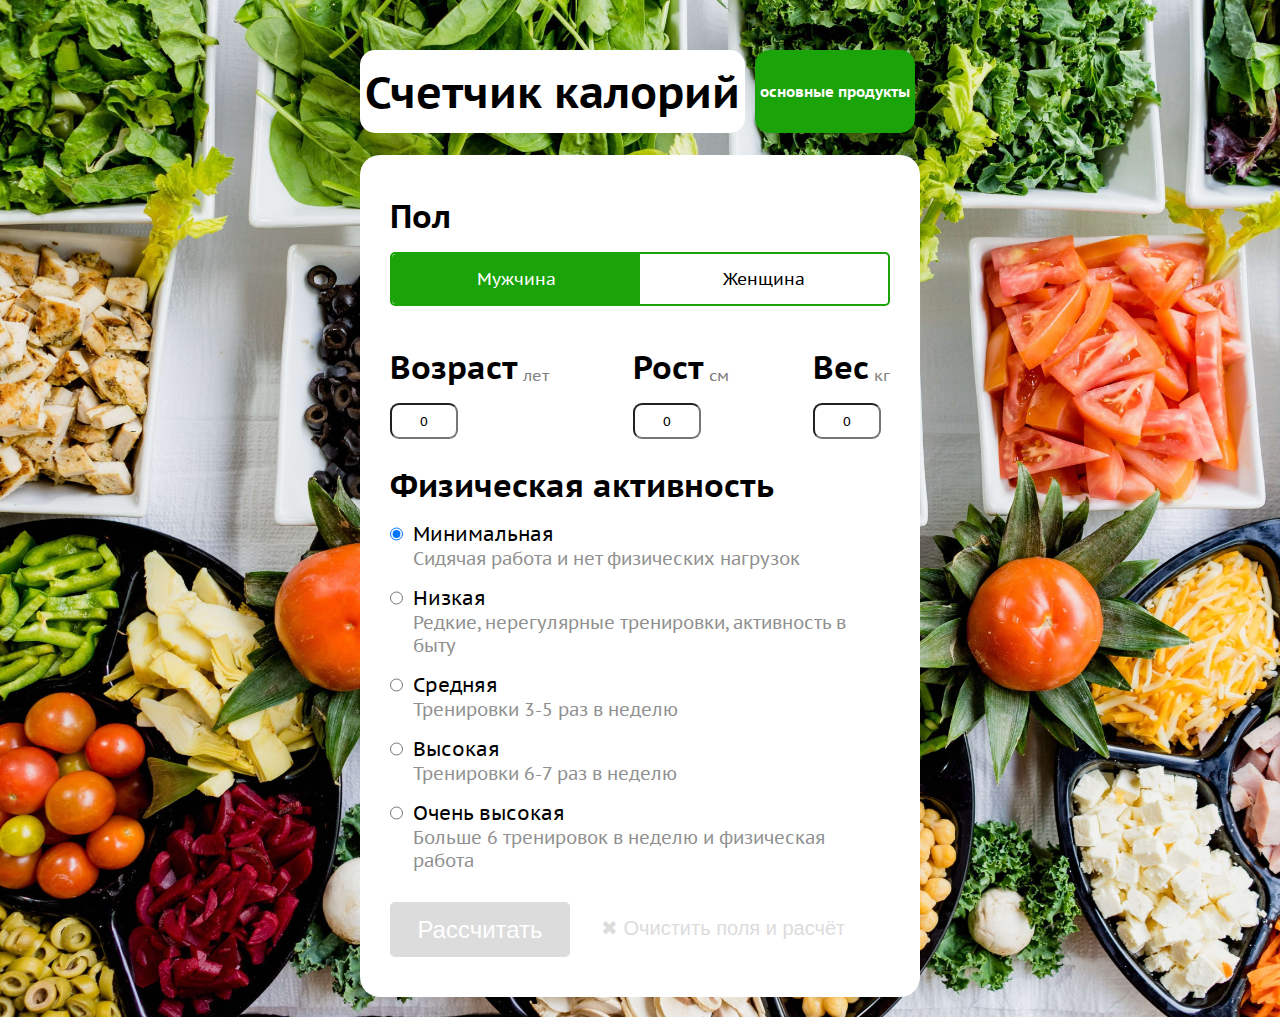
<file: трамваи/index.html>
<!DOCTYPE html>
<html lang="en">
<head>
	<meta charset="UTF-8">
	<meta name="viewport" content="width=device-width, initial-scale=1.0">
	<title>Счетчик калорий</title>
	<link rel="stylesheet" href="style.css">
	<link rel="preconnect" href="https://fonts.googleapis.com">
<link rel="preconnect" href="https://fonts.gstatic.com" crossorigin>
<link href="https://fonts.googleapis.com/css2?family=Heebo:wght@400;500;700&family=PT+Sans+Caption:wght@400;700&display=swap" rel="stylesheet">
</head>
<body>
		<header>
			<div class=" h1cont"><div class="hclass"><h1>Счетчик калорий</h1> <a class="osnpr" href="sec.html">основные продукты

			</a></div></div>
		</header>
		<main>
			<div class="container">
				<div class="content_container">
					<h2 class="gender_title">Пол</h2>
					<div class="gender">
						<label class="gender_male">
							<input type="radio" name="gender" class="gender_choice"value="male" id="male" checked>Мужчина
						</label>
						<label class="gender_female">
							<input type="radio" name="gender" class="gender_choice" id = "female" value="female">Женщина
						</label>
					</div>
					<div class="physical_information">
						<div>
							<div class="age_title">
								<h2>Возраст</h2>
								<p class="unit_of_measure">лет</p>
							</div>
							<input type="text" name="age"  class="input_field" id="age" value="0">
						</div>
						<div>
							<div class="height_title">
								<h2>Рост</h2>
								<p class="unit_of_measure">см</p>
							</div>
							<input type="text" name="height" class="input_field" id = "height"value="0">
						</div>
						<div>
							<div class="weight_title">
								<h2>Вес</h2>
								<p class="unit_of_measure">кг</p>
							</div>
							<input type="text" name="weight"  class="input_field" id="weight" value="0">
						</div>
					</div>
					<div class="physical_activity">
						<h2 class="phys_act_title">Физическая активность</h2>
							<label>
								<div class="activity_type">
									<input type="radio" name="phys_act" checked class="phys_act min_phys_act" value="min">
									<h3 class="activity_type_text">Минимальная</h3>
								</div>
							</label>
							<p class="phys_act_description">Сидячая работа и нет физических нагрузок</p>
							<label>
								<div class="activity_type">
									<input type="radio" name="phys_act" class="phys_act" value="low">
									<h3 class="activity_type_text">Низкая</h3>
								</div>
							</label>
							<p class="phys_act_description">Редкие, нерегулярные тренировки, активность в быту</p>
							<label>
								<div class="activity_type">
									<input type="radio" name="phys_act" class="phys_act" value="average">
									<h3 class="activity_type_text">Средняя</h3>
								</div>
							</label>
							<p class="phys_act_description">Тренировки 3-5 раз в неделю</p>
							<label>
								<div class="activity_type">
									<input type="radio" name="phys_act" class="phys_act" value="high">
									<h3 class="activity_type_text">Высокая</h3>
								</div>
							</label>
							<p class="phys_act_description">Тренировки 6-7 раз в неделю</p>
							<label>
								<div class="activity_type">
									<input type="radio" name="phys_act" class="phys_act" value="very_high">
									<h3 class="activity_type_text">Очень высокая</h3>
								</div>
							</label>
							<p class="phys_act_description">Больше 6 тренировок в неделю и физическая работа</p>
					</div>
					<div class="buttons">
						<button type="submit" class="count_button" >Рассчитать</button>
						<button type="submit" class ="clear_button">✖ Очистить поля и расчёт</button>
					</div>
				</div>
			</div>
		</main>
		<footer class="footer hidden_container">
			<div class="container">
				<div class="content_container">
					<h2 class="result_title">Ваша норма калорий</h2>
					<div class="result">
						<div>
							<p class="result_info maintenance">0 ккал</p>
							<p class="result_info_description">поддержание веса</p>
						</div>
						<div>
							<p class="result_info decline">0 ккал</p>
							<p class="result_info_description">снижение веса</p>
						</div>
						<div>
							<p class="result_info gain">0 ккал</p>
							<p class="result_info_description">набор веса</p>
						</div>
					</div>
				</div>
			</div>
		</footer>

		<script src="script.js"></script>
</body>
</html>
</file>
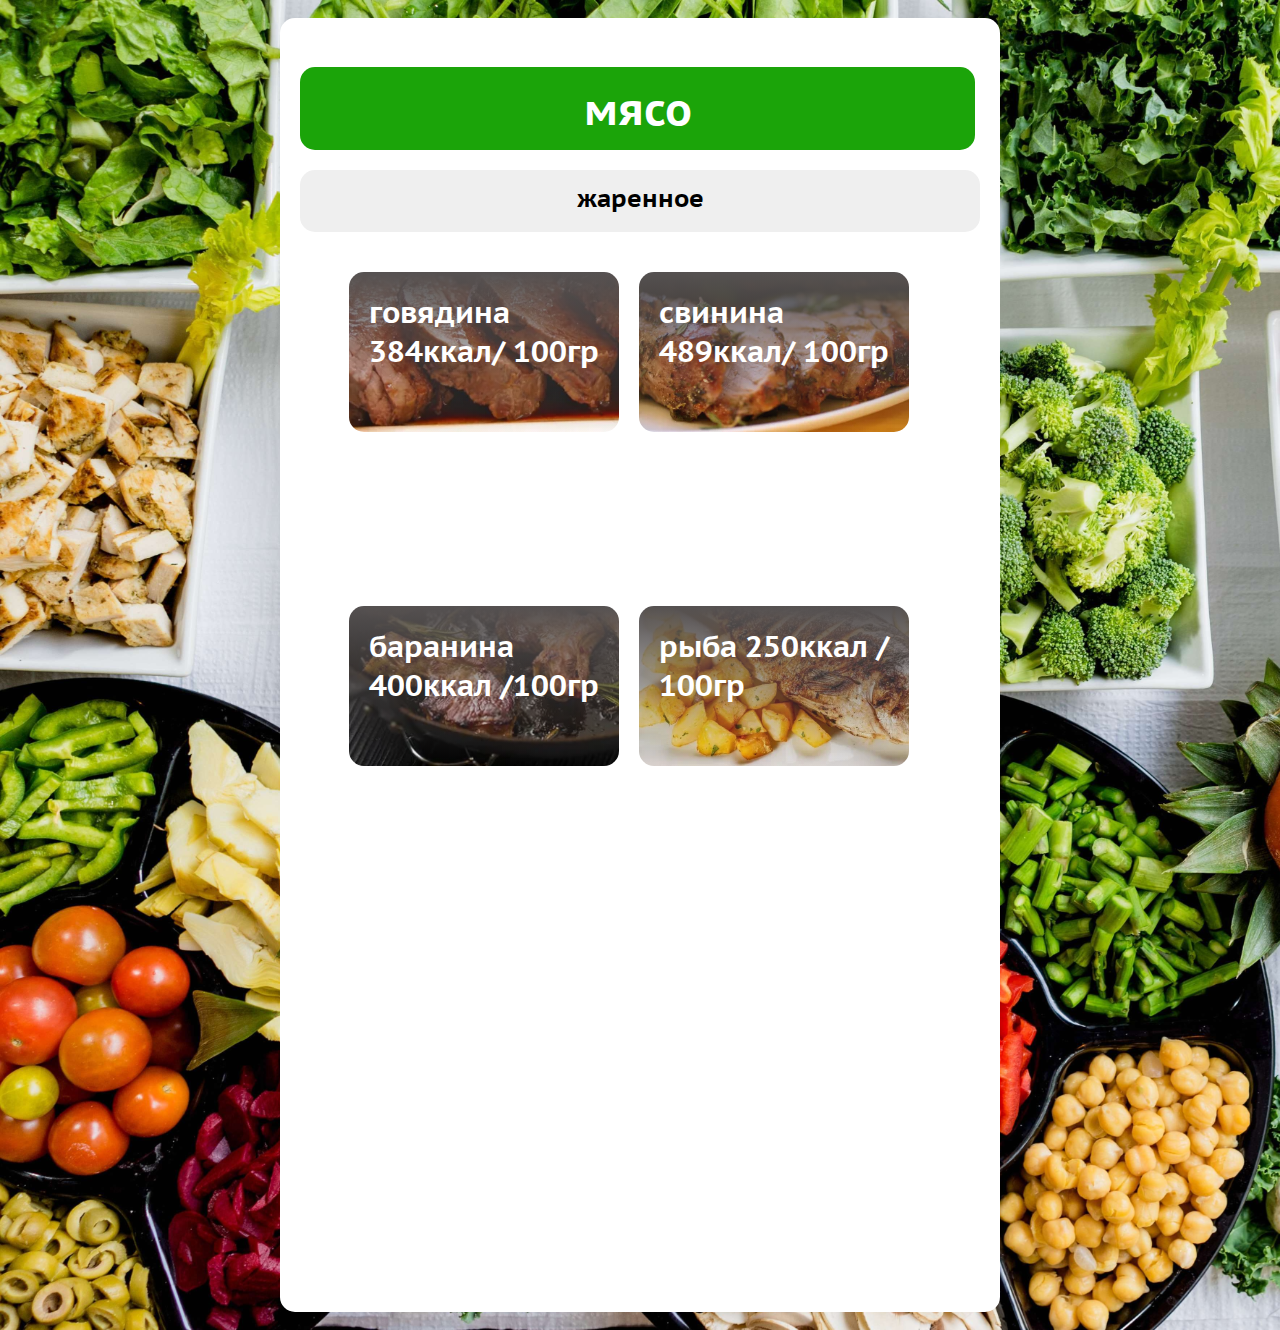
<file: трамваи/sec.html>
<!DOCTYPE html>
<html lang="en">
<head>
    <meta charset="UTF-8">
    <meta http-equiv="X-UA-Compatible" content="IE=edge">
    <meta name="viewport" content="width=device-width, initial-scale=1.0">
    <link rel="stylesheet" href="sec.css">
    <link rel="preconnect" href="https://fonts.googleapis.com">
<link rel="preconnect" href="https://fonts.gstatic.com" crossorigin>
<link href="https://fonts.googleapis.com/css2?family=Heebo:wght@400;500;700&family=PT+Sans+Caption:wght@400;700&display=swap" rel="stylesheet">
    <title>Document</title>
</head>
<body>
    <div class="main">
<h1>
    мясо 
</h1>
<h2 class="j">
    жаренное 
</h2>

    <div class="prod"> 
<div class="jgov">
говядина 
384ккал/ 100гр 
</div>
<div class="jsvin">
    свинина 489ккал/ 100гр
</div>
<div class="jbar">
    баранина
    400ккал /100гр 
</div>
<div class="jfish">
     рыба 250ккал / 100гр 

</div>
<div class="jchicen">
</div>
</div>
</div>
</body>
</html>
</file>
<file: трамваи/style.css>
body {
	background: url(img.jpg) ;
	
	background-repeat:no-repeat;
	background-size: cover;
	background-blend-mode:hard-light;
	
}

.container {
	margin: 0 auto;
	background: rgb(255, 255, 255);
	width: 560px;
	border-radius: 20px;
	margin-bottom: 20px;
}
h1, h2, h3, p, input {
	font-family: 'PT Sans Caption';
	margin: 0;
}
header {
	width: 560px;
	height: 85px;
	margin: 0 auto;
	text-align: center;
	margin-top: 50px;
	margin-bottom: 20px;
}
h1 {
	color: rgb(0, 0, 0);
	font-size: 44px;
    line-height: 83px;
	background-color: white;
	border-radius: 15px;
	margin-right: 5px;
	padding-left: 5px;
	padding-right: 5px;
}
.hclass {
display:flex;
flex-direction: row;

}
.osnpr{color: rgb(255, 255, 255);
	font-size: 15px;
    line-height: 83px;
	background-color: #1ba409;
	border-radius: 15px;
	margin-left: 5px;
	font-family: 'PT Sans Caption';
	font-weight: 900;
	padding-left: 5px;
	padding-right: 5px;
    text-decoration: none;
	}
:hover.osnpr{
	background-color: #157708;
	 
}

h2 {
	font-size: 32px;
}
h3 {
	font-size: 20px;
	cursor:pointer;
	font-weight: 400;


}
.content_container {
	width: 500px;
	margin: 0 auto;
	padding-top: 40px;
	padding-bottom: 40px;
}
.gender {
	border: 2px solid #1ba409;
	border-radius: 5px;
	display: flex;
	margin-bottom: 40px;

}
.gender_choice {
	appearance: none;
}

.gender_male {
	width: 250px;
	height: 50px;
	line-height: 50px;
	text-align: center;
	font-size: 17px;
	cursor: pointer;
	border-top-left-radius: 4px;
	border-bottom-left-radius: 4px;
	font-family: 'PT Sans Caption';
}
.gender_female {
	width: 250px;
	height: 50px;
	line-height: 50px;
	text-align: center;
	font-size: 17px;
	cursor: pointer;
	border-top-right-radius: 4px;
	border-bottom-right-radius: 4px;
	font-family: 'PT Sans Caption';
}
.gender_title {
	margin-bottom: 15px;
}
.physical_information {
	display: flex;
	justify-content: space-between;
}
.age_title {
	display: flex;
	margin-bottom: 15px;
	align-items: flex-end;
	cursor: pointer;
	
}
.height_title {
	display: flex;
	margin-bottom: 15px;
	align-items: flex-end;
	cursor: pointer;
}
.weight_title {
	display: flex;
	margin-bottom: 15px;
	align-items: flex-end;
	cursor: pointer;
}
.input_field {
	width: 60px;
	height: 30px;
	margin-bottom: 25px;
	text-align: center;
	border-radius: 9px;
}
.unit_of_measure {
	color: grey;
	padding-bottom: 0px;
	line-height: 25px;
	margin-left: 5px;
}
.activity_type {
	display: flex;
}
.activity_type_text:hover {
	color: #1ba409;
}
.phys_act_title {
	margin-bottom: 15px;
}
.phys_act {
	margin-right: 10px;
}
.phys_act_description {
	margin-left: 23px;
	color: #8f8f8f;
	margin-bottom: 15px;
	font-size: 18px;
}
.buttons {
	display: flex;
	margin-top: 30px;
}
.count_button {
	background: #1ba409;
	width: 180px;
	height: 55px;
	color: white;
	border-radius: 5px;
	border: none;
	font-weight: 400;
    font-size: 24px;
    line-height: 15px;
    margin-right: 25px;
    cursor: pointer;
}
.clear_button {
	display: flex;
	cursor: pointer;
	line-height: 50px;
	font-size: 20px;
	border: none;
	 cursor: pointer;
	 background: white;
}
.hidden_container {
	display: none;
}
footer {
	margin-bottom: 50px;
}
.result {
	display: flex;
	justify-content: space-between;
}
.result_title {
	color: #1ba409;
	margin-bottom: 20px;
}
.result_info {
	font-weight: 700;
    font-size: 20px;
}
.result_info_description {
	color: #7e7e7e;
	font-size: 18px;
    line-height: 21px;
    width: 103px;
}
</file>
<file: трамваи/sec.css>
.main{display: flex;
    flex-direction: column;
    width: 680px;
    height: 100%;
    background-color: white;
    border-radius: 15px;

}
body{background: url(img.jpg);
    background-repeat:no-repeat;
	background-size: cover;
	background-blend-mode:hard-light;
    display: flex;
    justify-content: center;
  
}
h1 {
	color: rgb(255, 255, 255);
	font-size: 44px;
    line-height: 83px;
	background-color: #1ba409;
	border-radius: 15px;
	margin-right: 5px;
	padding-left: 5px;
	padding-right: 5px;
    font-family: 'PT Sans Caption';
    display: flex;
    justify-content: center;
    margin-bottom: 20px;
}
h2{
    color: rgb(0, 0, 0);
	font-size: 25px;
   border-radius: 15px;
	margin-right: 5px;
	padding-left: 5px;
	padding-right: 5px;
    font-family: 'PT Sans Caption';
    display: flex;
    justify-content: center;
    background-color: rgb(239, 239, 239);
    height: 50px;
    margin: 0;
    padding-top:12px ;
}
.prod{
    display: grid;
    grid-template-columns : repeat(2, 1fr);
    height: 1000px;
    width: 400px;
    margin-left: 16%;
  
}

div{

font-family: 'PT Sans Caption';
font-size: 30px;
font-weight: 900;
height: 120px;
display:flex ;
justify-content: center ;
padding: 20px;
color:rgb(255, 255, 255);
margin: 10px;
border-radius: 15px;

}
.jgov{
    background:linear-gradient(rgb(85, 81, 81), rgba(78, 78, 78, 0)), url(jgov.webp); 
    background-position-y: 160px;
    background-size: 330px;
    width: 230px;

    
}
.jsvin{
    background:linear-gradient(rgb(85, 81, 81), rgba(78, 78, 78, 0)), url(svin.webp); 
    background-position-y: 160px;
    background-size: 330px;
    width: 230px;
	
    
}
.jbar{
    background:linear-gradient(rgb(85, 81, 81), rgba(78, 78, 78, 0)), url(jbar.webp); 
    background-position-y: 160px;
    background-size: 330px;
    width: 230px;
}
.jfish{
    background:linear-gradient(rgb(85, 81, 81), rgba(78, 78, 78, 0)), url(jfish.webp); 
    background-position-y: 160px;
    background-size: 330px;
    width: 230px;
}
</file>
